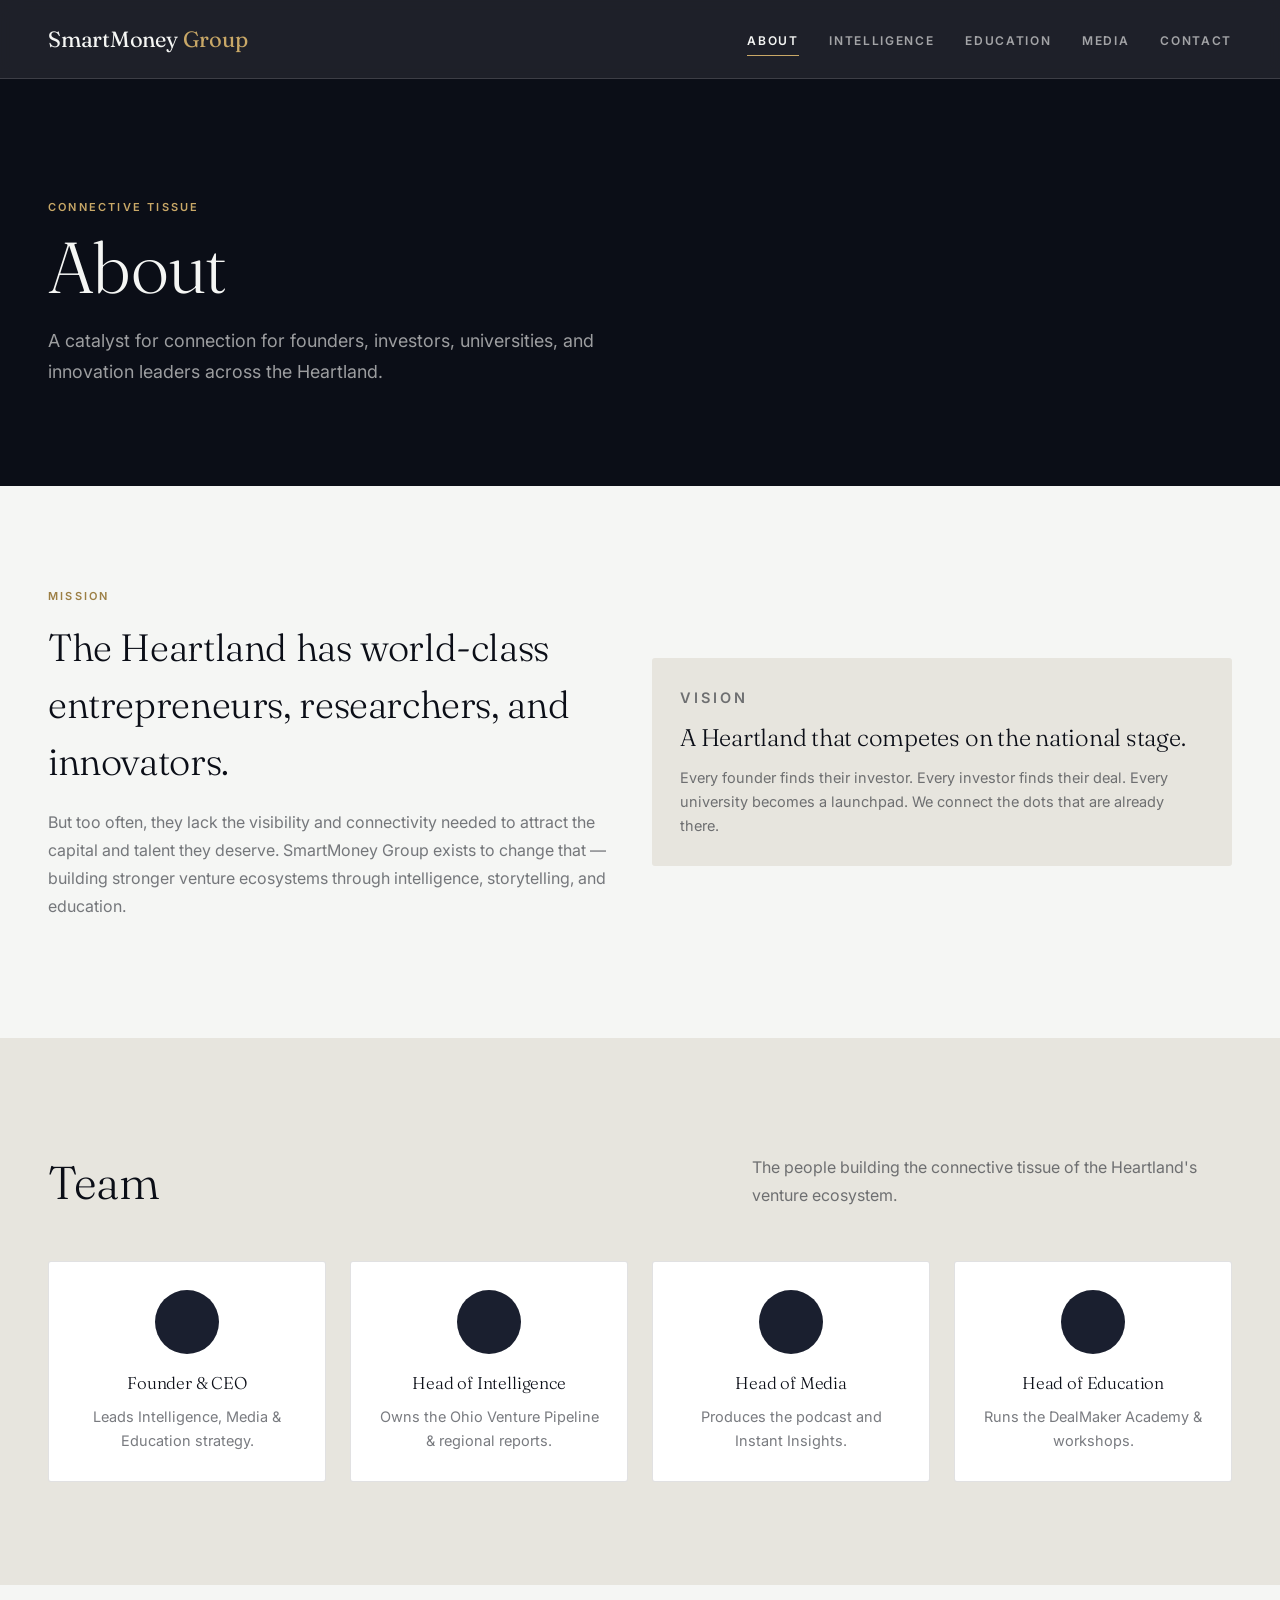
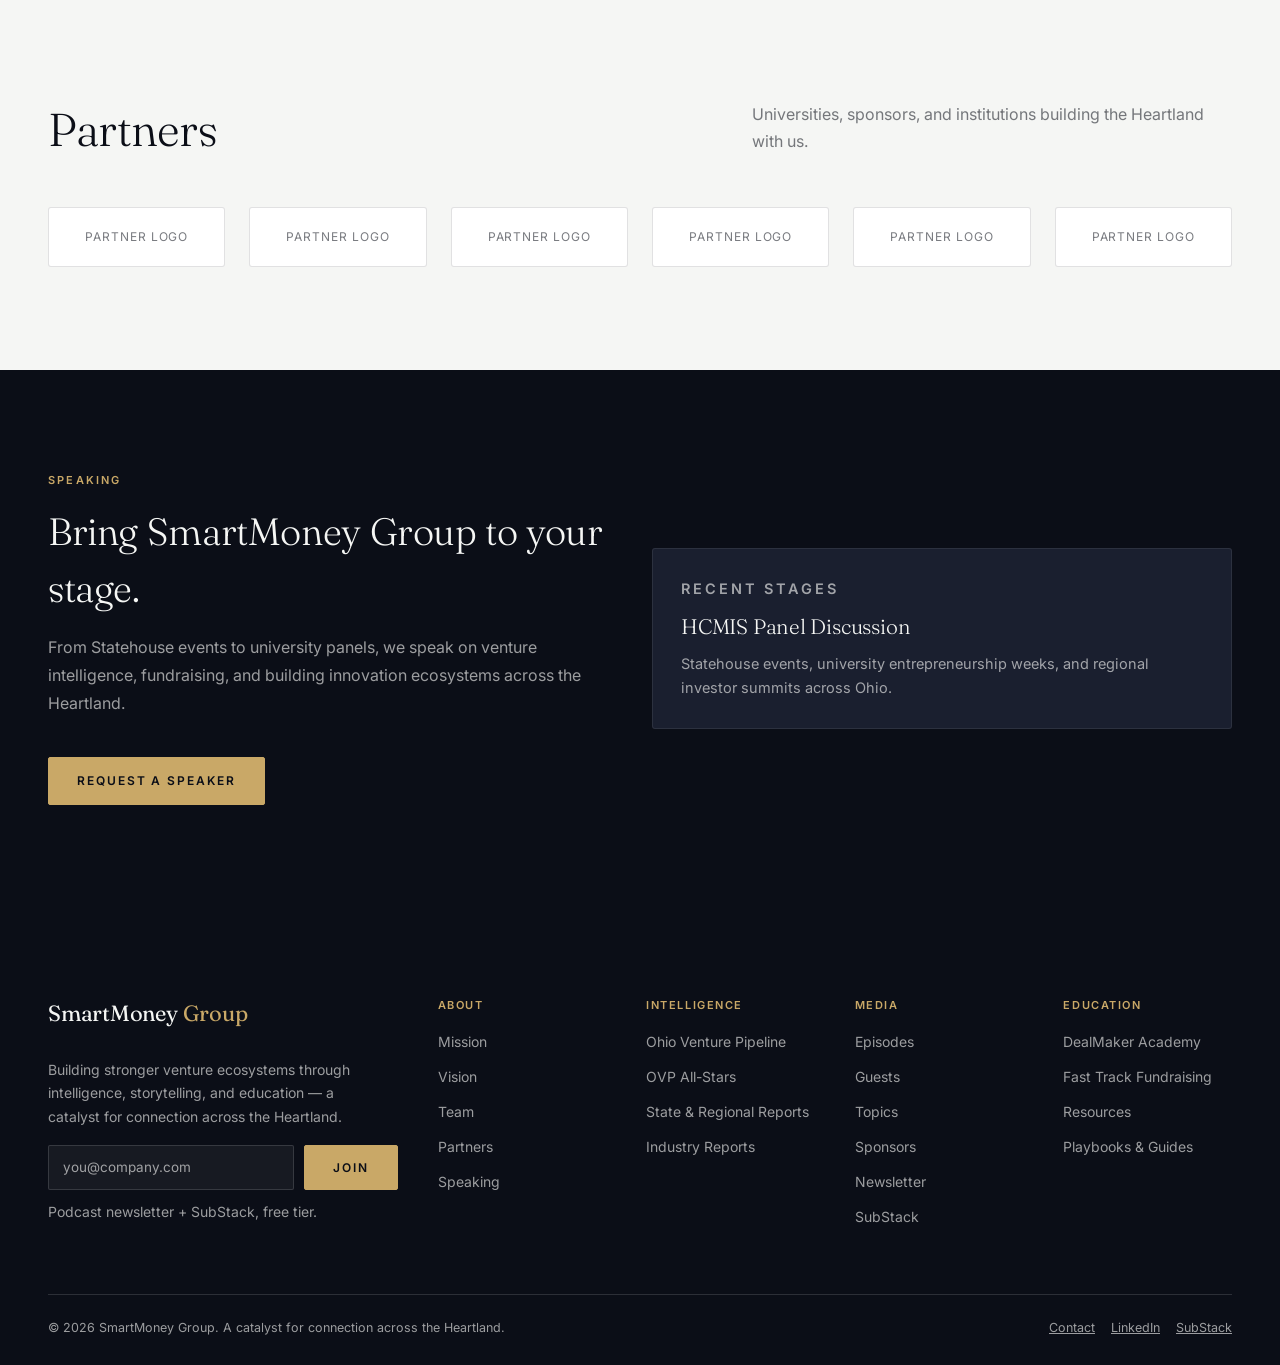
<file: about.html>
<!DOCTYPE html>
<html lang="en">
<head>
<meta charset="UTF-8">
<meta name="viewport" content="width=device-width, initial-scale=1.0">
<title>About — SmartMoney Group</title>
<meta name="description" content="SmartMoney Group is a catalyst for connection for founders, investors, universities, and innovation leaders across the Heartland.">
<link href="https://fonts.googleapis.com/css2?family=Fraunces:opsz,wght@9..144,300;9..144,400;9..144,500&family=Inter:wght@400;500;600;700&display=swap" rel="stylesheet">
<link rel="stylesheet" href="css/style.css">
</head>
<body>

<header id="site-header"></header>

<section class="page-hero">
  <div class="container">
    <p class="eyebrow on-dark">Connective Tissue</p>
    <h1>About</h1>
    <p class="lede">A catalyst for connection for founders, investors, universities, and innovation leaders across the Heartland.</p>
  </div>
</section>

<section class="section section-porcelain" id="mission" data-reveal>
  <div class="container grid grid-2" style="align-items:center;">
    <div>
      <p class="eyebrow">Mission</p>
      <h2 style="font-size:clamp(26px,3.2vw,38px);">The Heartland has world-class entrepreneurs, researchers, and innovators.</h2>
      <p style="color:var(--dim);line-height:1.75;margin-top:18px;">But too often, they lack the visibility and connectivity needed to attract the capital and talent they deserve. SmartMoney Group exists to change that — building stronger venture ecosystems through intelligence, storytelling, and education.</p>
    </div>
    <div class="card" style="background:var(--warm-gray);border:none;">
      <p class="eyebrow">Vision</p>
      <h3 id="vision" style="font-size:24px;">A Heartland that competes on the national stage.</h3>
      <p>Every founder finds their investor. Every investor finds their deal. Every university becomes a launchpad. We connect the dots that are already there.</p>
    </div>
  </div>
</section>

<section class="section section-warm" id="team" data-reveal>
  <div class="container">
    <div class="section-head">
      <h2>Team</h2>
      <p>The people building the connective tissue of the Heartland's venture ecosystem.</p>
    </div>
    <div class="grid grid-4">
      <div class="card center">
        <div style="width:64px;height:64px;border-radius:50%;background:var(--slate);margin:0 auto 16px;"></div>
        <h3 style="font-size:17px;">Founder &amp; CEO</h3>
        <p>Leads Intelligence, Media &amp; Education strategy.</p>
      </div>
      <div class="card center">
        <div style="width:64px;height:64px;border-radius:50%;background:var(--slate);margin:0 auto 16px;"></div>
        <h3 style="font-size:17px;">Head of Intelligence</h3>
        <p>Owns the Ohio Venture Pipeline &amp; regional reports.</p>
      </div>
      <div class="card center">
        <div style="width:64px;height:64px;border-radius:50%;background:var(--slate);margin:0 auto 16px;"></div>
        <h3 style="font-size:17px;">Head of Media</h3>
        <p>Produces the podcast and Instant Insights.</p>
      </div>
      <div class="card center">
        <div style="width:64px;height:64px;border-radius:50%;background:var(--slate);margin:0 auto 16px;"></div>
        <h3 style="font-size:17px;">Head of Education</h3>
        <p>Runs the DealMaker Academy &amp; workshops.</p>
      </div>
    </div>
  </div>
</section>

<section class="section section-porcelain" id="partners" data-reveal>
  <div class="container">
    <div class="section-head">
      <h2>Partners</h2>
      <p>Universities, sponsors, and institutions building the Heartland with us.</p>
    </div>
    <div class="grid grid-6" style="align-items:center;">
      <div class="card center" style="padding:20px;color:var(--dim);font-size:12px;letter-spacing:.08em;text-transform:uppercase;">Partner Logo</div>
      <div class="card center" style="padding:20px;color:var(--dim);font-size:12px;letter-spacing:.08em;text-transform:uppercase;">Partner Logo</div>
      <div class="card center" style="padding:20px;color:var(--dim);font-size:12px;letter-spacing:.08em;text-transform:uppercase;">Partner Logo</div>
      <div class="card center" style="padding:20px;color:var(--dim);font-size:12px;letter-spacing:.08em;text-transform:uppercase;">Partner Logo</div>
      <div class="card center" style="padding:20px;color:var(--dim);font-size:12px;letter-spacing:.08em;text-transform:uppercase;">Partner Logo</div>
      <div class="card center" style="padding:20px;color:var(--dim);font-size:12px;letter-spacing:.08em;text-transform:uppercase;">Partner Logo</div>
    </div>
  </div>
</section>

<section class="section section-dark" id="speaking" data-reveal>
  <div class="container grid grid-2" style="align-items:center;">
    <div>
      <p class="eyebrow on-dark">Speaking</p>
      <h2 style="color:var(--porcelain);font-size:clamp(26px,3.2vw,38px);">Bring SmartMoney Group to your stage.</h2>
      <p style="color:var(--dim-on-dark);line-height:1.75;margin-top:16px;">From Statehouse events to university panels, we speak on venture intelligence, fundraising, and building innovation ecosystems across the Heartland.</p>
      <a href="contact.html" class="btn btn-gold mt-24">Request a Speaker</a>
    </div>
    <div class="card">
      <p class="eyebrow">Recent Stages</p>
      <h3>HCMIS Panel Discussion</h3>
      <p>Statehouse events, university entrepreneurship weeks, and regional investor summits across Ohio.</p>
    </div>
  </div>
</section>

<footer id="site-footer"></footer>

<script>window.SMG_PAGE = 'about.html';</script>
<script src="js/chrome.js"></script>
</body>
</html>
</file>
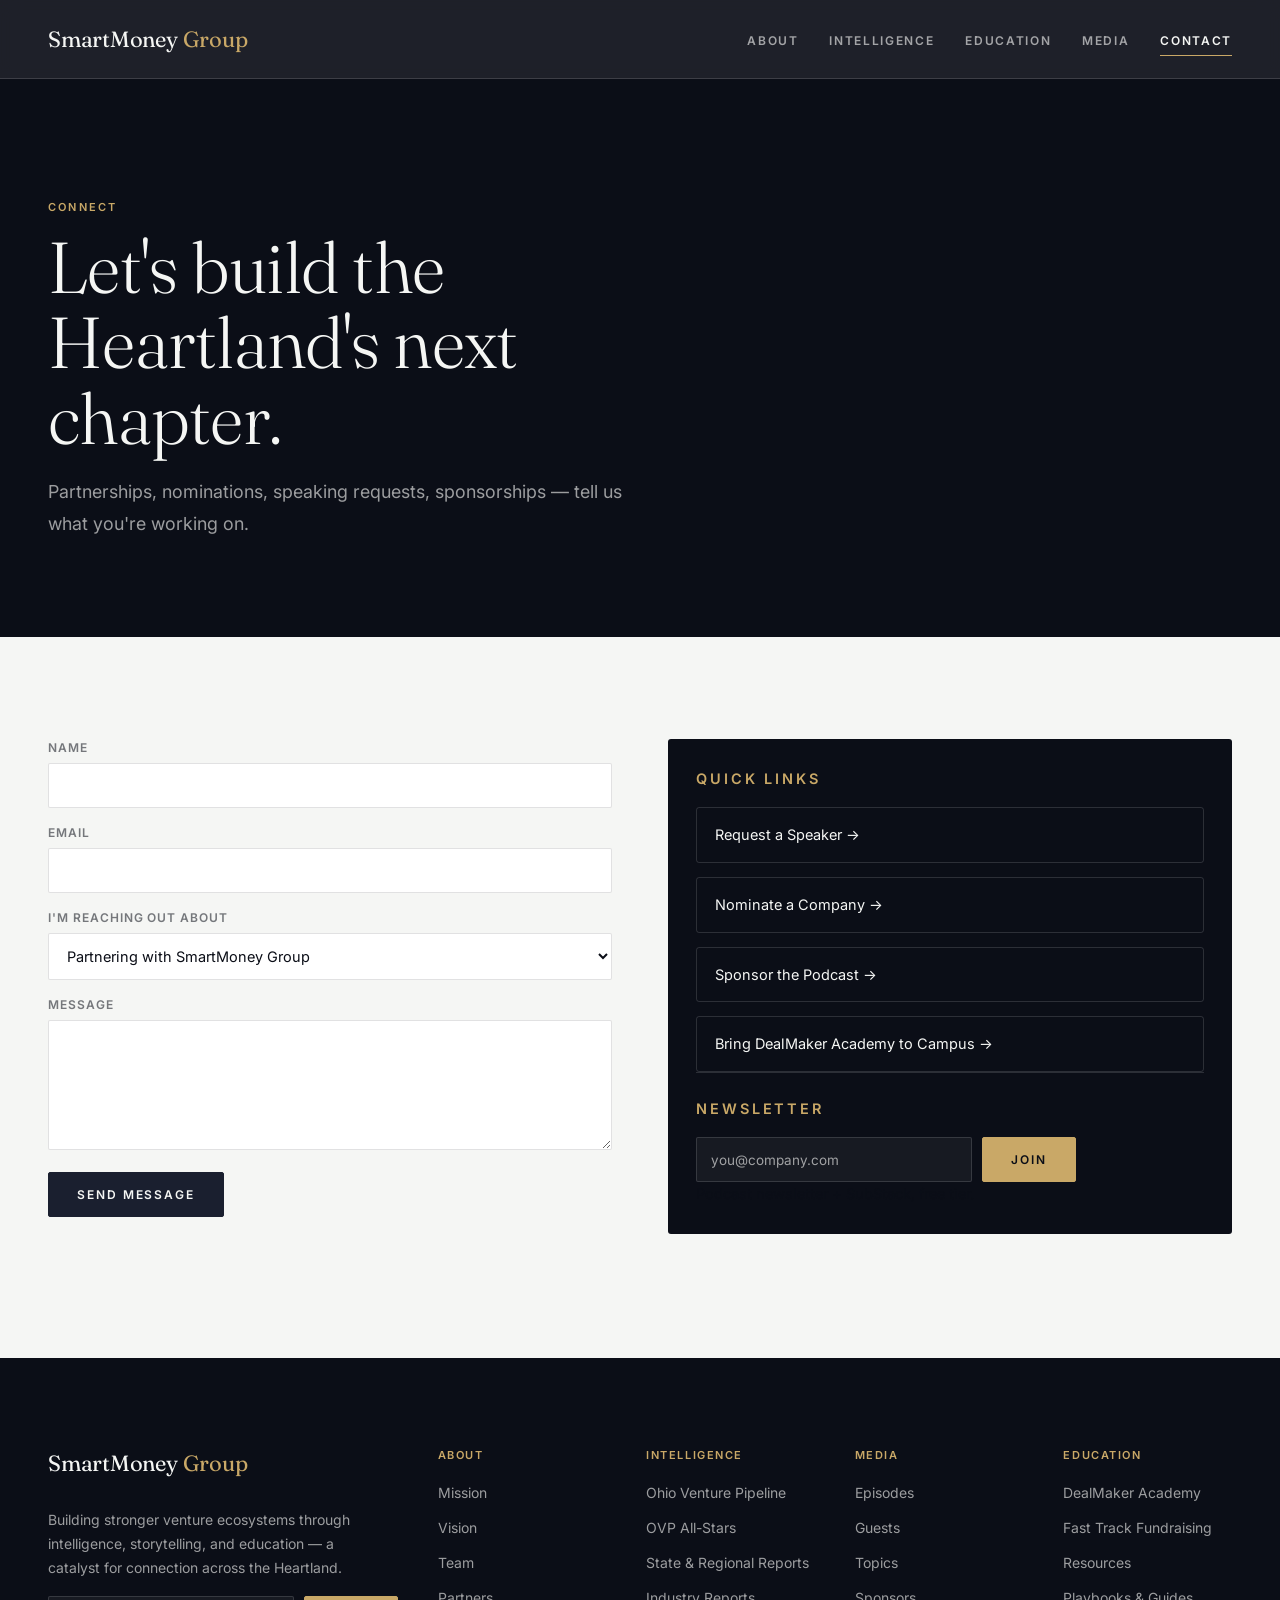
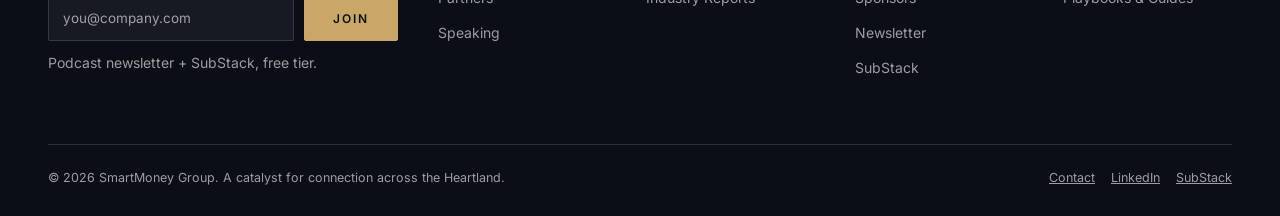
<file: contact.html>
<!DOCTYPE html>
<html lang="en">
<head>
<meta charset="UTF-8">
<meta name="viewport" content="width=device-width, initial-scale=1.0">
<title>Contact — SmartMoney Group</title>
<meta name="description" content="Get in touch with SmartMoney Group — partnerships, nominations, speaking, and sponsorships.">
<link href="https://fonts.googleapis.com/css2?family=Fraunces:opsz,wght@9..144,300;9..144,400;9..144,500&family=Inter:wght@400;500;600;700&display=swap" rel="stylesheet">
<link rel="stylesheet" href="css/style.css">
<style>
  .contact-form{ display:flex; flex-direction:column; gap:16px; }
  .contact-form label{ font-size:12px; font-weight:600; letter-spacing:.08em; text-transform:uppercase; color:var(--dim); margin-bottom:6px; display:block; }
  .contact-form input, .contact-form select, .contact-form textarea{
    width:100%; padding:13px 14px; border-radius:2px; border:1px solid var(--line); background:#fff;
    font-family:'Inter',sans-serif; font-size:14.5px; color:var(--ink);
  }
  .contact-form textarea{ min-height:130px; resize:vertical; }
  .contact-form input:focus, .contact-form select:focus, .contact-form textarea:focus{ outline:2px solid var(--gold-deep); outline-offset:1px; }
  .quick-links{ display:flex; flex-direction:column; gap:14px; }
  .quick-links a{ display:flex; align-items:center; justify-content:space-between; padding:16px 18px; border:1px solid var(--line-on-dark); border-radius:3px; text-decoration:none; color:var(--porcelain); font-size:14.5px; transition:border-color .3s var(--ease), background .3s var(--ease); }
  .quick-links a:hover{ border-color:var(--gold); background:rgba(245,246,244,.04); }
</style>
</head>
<body>

<header id="site-header"></header>

<section class="page-hero">
  <div class="container">
    <p class="eyebrow on-dark">Connect</p>
    <h1>Let's build the Heartland's next chapter.</h1>
    <p class="lede">Partnerships, nominations, speaking requests, sponsorships — tell us what you're working on.</p>
  </div>
</section>

<section class="section section-porcelain" data-reveal>
  <div class="container grid grid-2" style="gap:56px;align-items:start;">
    <form class="contact-form" id="contactForm">
      <div>
        <label for="cName">Name</label>
        <input type="text" id="cName" required>
      </div>
      <div>
        <label for="cEmail">Email</label>
        <input type="email" id="cEmail" required>
      </div>
      <div>
        <label for="cReason">I'm reaching out about</label>
        <select id="cReason">
          <option>Partnering with SmartMoney Group</option>
          <option>Nominating a company for OVP All-Stars</option>
          <option>Speaking at an event</option>
          <option>Sponsoring the podcast or a report</option>
          <option>Something else</option>
        </select>
      </div>
      <div>
        <label for="cMsg">Message</label>
        <textarea id="cMsg" required></textarea>
      </div>
      <button class="btn btn-solid" type="submit" style="align-self:flex-start;">Send Message</button>
      <p class="form-note" id="contactNote" style="color:var(--dim);"></p>
    </form>

    <div class="card" style="background:var(--ink);border:none;">
      <p class="eyebrow on-dark">Quick Links</p>
      <div class="quick-links mt-16">
        <a href="about.html#speaking">Request a Speaker &rarr;</a>
        <a href="intelligence.html">Nominate a Company &rarr;</a>
        <a href="media.html#sponsors">Sponsor the Podcast &rarr;</a>
        <a href="education.html#programs">Bring DealMaker Academy to Campus &rarr;</a>
      </div>
      <hr class="divider on-dark mt-24" style="margin-bottom:24px;">
      <p class="eyebrow on-dark">Newsletter</p>
      <form class="newsletter-form" id="contactNewsletter">
        <label class="visually-hidden" for="cnEmail">Email</label>
        <input type="email" id="cnEmail" placeholder="you@company.com" required>
        <button class="btn btn-gold" type="submit">Join</button>
      </form>
      <p class="form-note" id="cnNote">Podcast newsletter + SubStack, free tier.</p>
    </div>
  </div>
</section>

<footer id="site-footer"></footer>

<script>window.SMG_PAGE = 'contact.html';</script>
<script src="js/chrome.js"></script>
<script>
  var cf = document.getElementById('contactForm');
  if(cf){
    cf.addEventListener('submit', function(e){
      e.preventDefault();
      document.getElementById('contactNote').textContent = "Thanks — we'll be in touch shortly.";
      cf.reset();
    });
  }
  var cn = document.getElementById('contactNewsletter');
  if(cn){
    cn.addEventListener('submit', function(e){
      e.preventDefault();
      document.getElementById('cnNote').textContent = "You're in — check your inbox to confirm.";
      cn.reset();
    });
  }
</script>
</body>
</html>
</file>
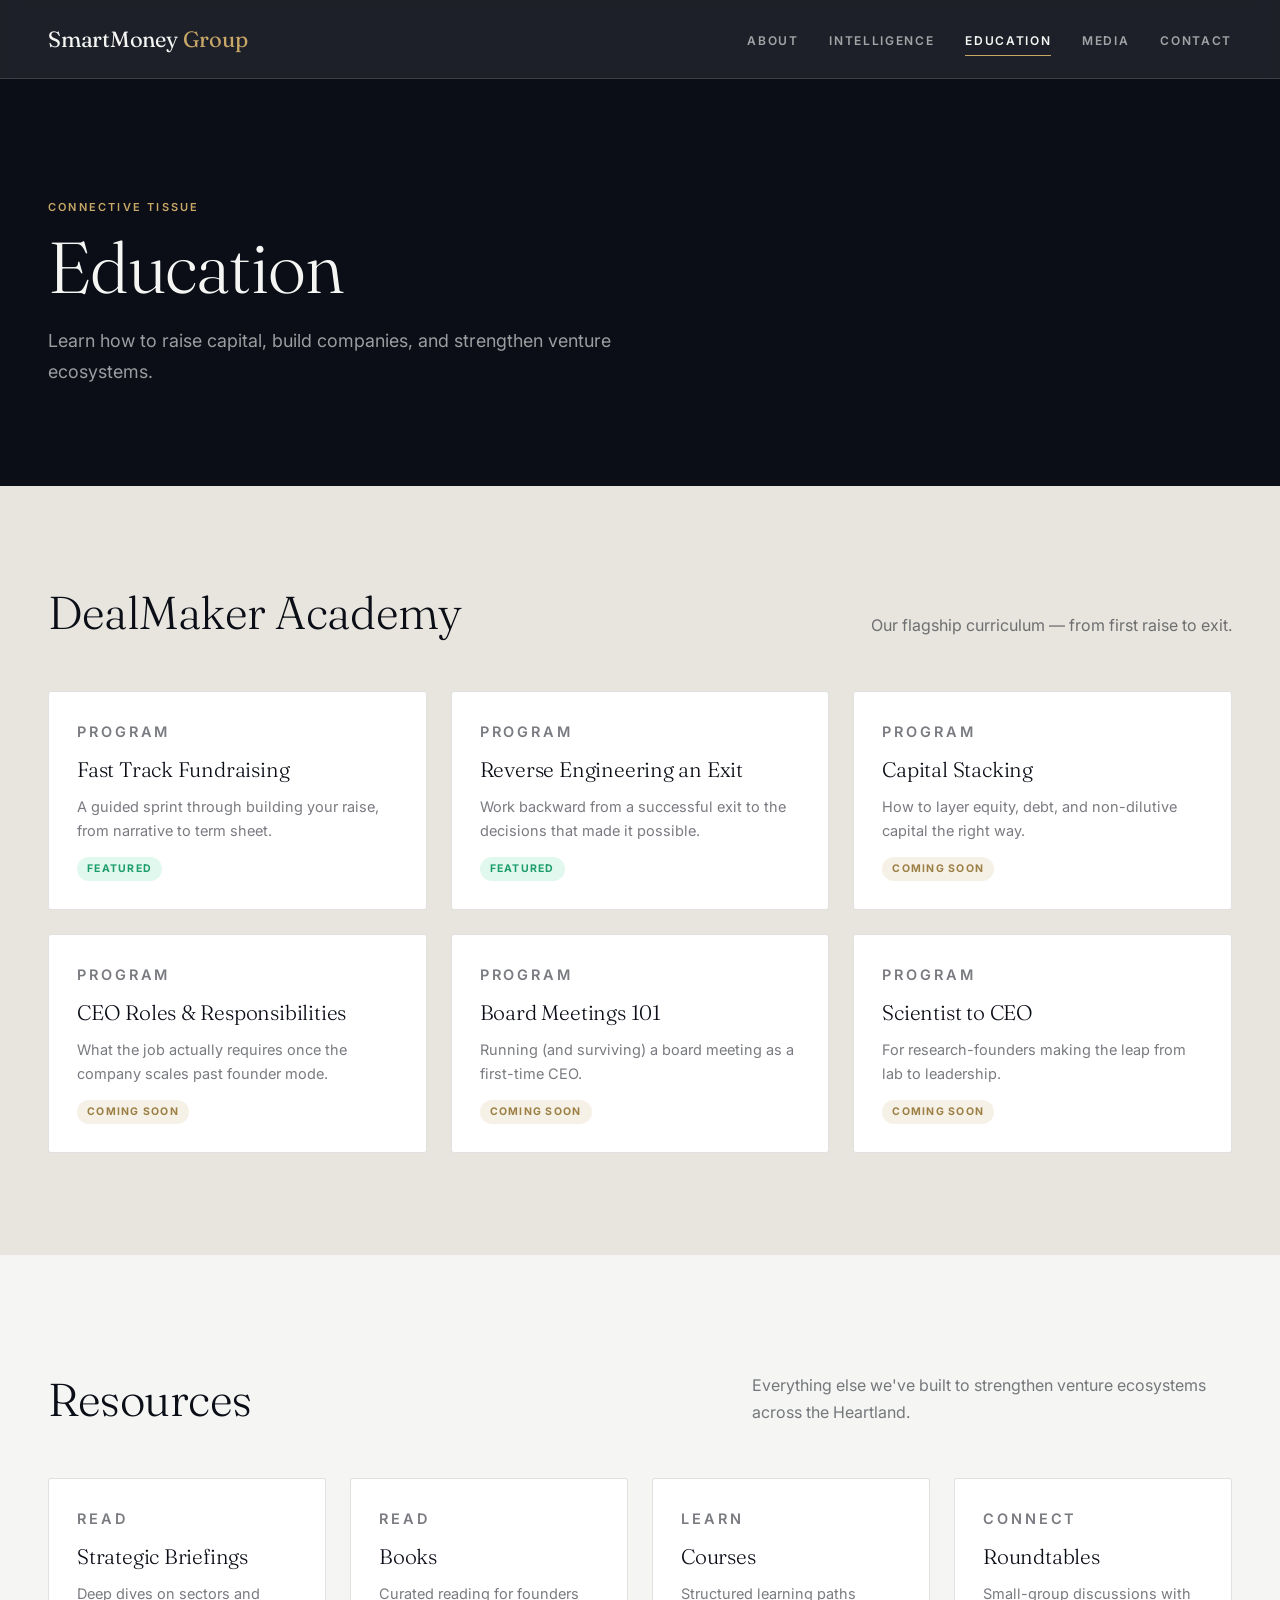
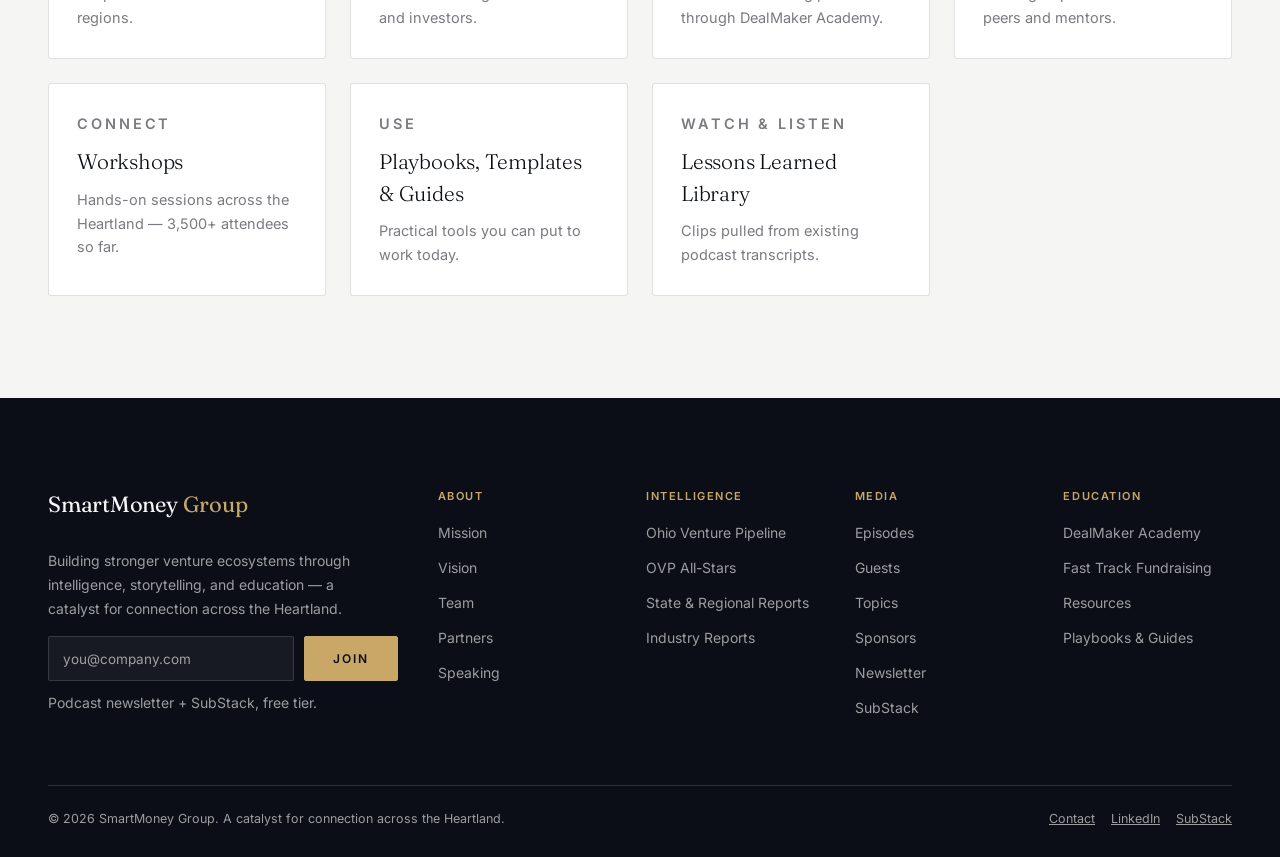
<file: education.html>
<!DOCTYPE html>
<html lang="en">
<head>
<meta charset="UTF-8">
<meta name="viewport" content="width=device-width, initial-scale=1.0">
<title>Education — SmartMoney Group</title>
<meta name="description" content="Learn how to raise capital, build companies, and strengthen venture ecosystems.">
<link href="https://fonts.googleapis.com/css2?family=Fraunces:opsz,wght@9..144,300;9..144,400;9..144,500&family=Inter:wght@400;500;600;700&display=swap" rel="stylesheet">
<link rel="stylesheet" href="css/style.css">
</head>
<body>

<header id="site-header"></header>

<section class="page-hero">
  <div class="container">
    <p class="eyebrow on-dark">Connective Tissue</p>
    <h1>Education</h1>
    <p class="lede">Learn how to raise capital, build companies, and strengthen venture ecosystems.</p>
  </div>
</section>

<section class="section section-warm" id="programs" data-reveal>
  <div class="container">
    <div class="section-head">
      <h2>DealMaker Academy</h2>
      <p>Our flagship curriculum — from first raise to exit.</p>
    </div>
    <div class="grid grid-3">
      <div class="card">
        <p class="eyebrow">Program</p>
        <h3>Fast Track Fundraising</h3>
        <p>A guided sprint through building your raise, from narrative to term sheet.</p>
        <span class="tag tag-live">Featured</span>
      </div>
      <div class="card">
        <p class="eyebrow">Program</p>
        <h3>Reverse Engineering an Exit</h3>
        <p>Work backward from a successful exit to the decisions that made it possible.</p>
        <span class="tag tag-live">Featured</span>
      </div>
      <div class="card">
        <p class="eyebrow">Program</p>
        <h3>Capital Stacking</h3>
        <p>How to layer equity, debt, and non-dilutive capital the right way.</p>
        <span class="tag tag-soon">Coming soon</span>
      </div>
      <div class="card">
        <p class="eyebrow">Program</p>
        <h3>CEO Roles &amp; Responsibilities</h3>
        <p>What the job actually requires once the company scales past founder mode.</p>
        <span class="tag tag-soon">Coming soon</span>
      </div>
      <div class="card">
        <p class="eyebrow">Program</p>
        <h3>Board Meetings 101</h3>
        <p>Running (and surviving) a board meeting as a first-time CEO.</p>
        <span class="tag tag-soon">Coming soon</span>
      </div>
      <div class="card">
        <p class="eyebrow">Program</p>
        <h3>Scientist to CEO</h3>
        <p>For research-founders making the leap from lab to leadership.</p>
        <span class="tag tag-soon">Coming soon</span>
      </div>
    </div>
  </div>
</section>

<section class="section section-porcelain" id="resources" data-reveal="stagger">
  <div class="container">
    <div class="section-head">
      <h2>Resources</h2>
      <p>Everything else we've built to strengthen venture ecosystems across the Heartland.</p>
    </div>
    <div class="grid grid-4">
      <div class="card"><p class="eyebrow">Read</p><h3>Strategic Briefings</h3><p>Deep dives on sectors and regions.</p></div>
      <div class="card"><p class="eyebrow">Read</p><h3>Books</h3><p>Curated reading for founders and investors.</p></div>
      <div class="card"><p class="eyebrow">Learn</p><h3>Courses</h3><p>Structured learning paths through DealMaker Academy.</p></div>
      <div class="card"><p class="eyebrow">Connect</p><h3>Roundtables</h3><p>Small-group discussions with peers and mentors.</p></div>
      <div class="card"><p class="eyebrow">Connect</p><h3>Workshops</h3><p>Hands-on sessions across the Heartland — 3,500+ attendees so far.</p></div>
      <div class="card"><p class="eyebrow">Use</p><h3>Playbooks, Templates &amp; Guides</h3><p>Practical tools you can put to work today.</p></div>
      <div class="card"><p class="eyebrow">Watch &amp; Listen</p><h3>Lessons Learned Library</h3><p>Clips pulled from existing podcast transcripts.</p></div>
    </div>
  </div>
</section>

<footer id="site-footer"></footer>

<script>window.SMG_PAGE = 'education.html';</script>
<script src="js/chrome.js"></script>
</body>
</html>
</file>
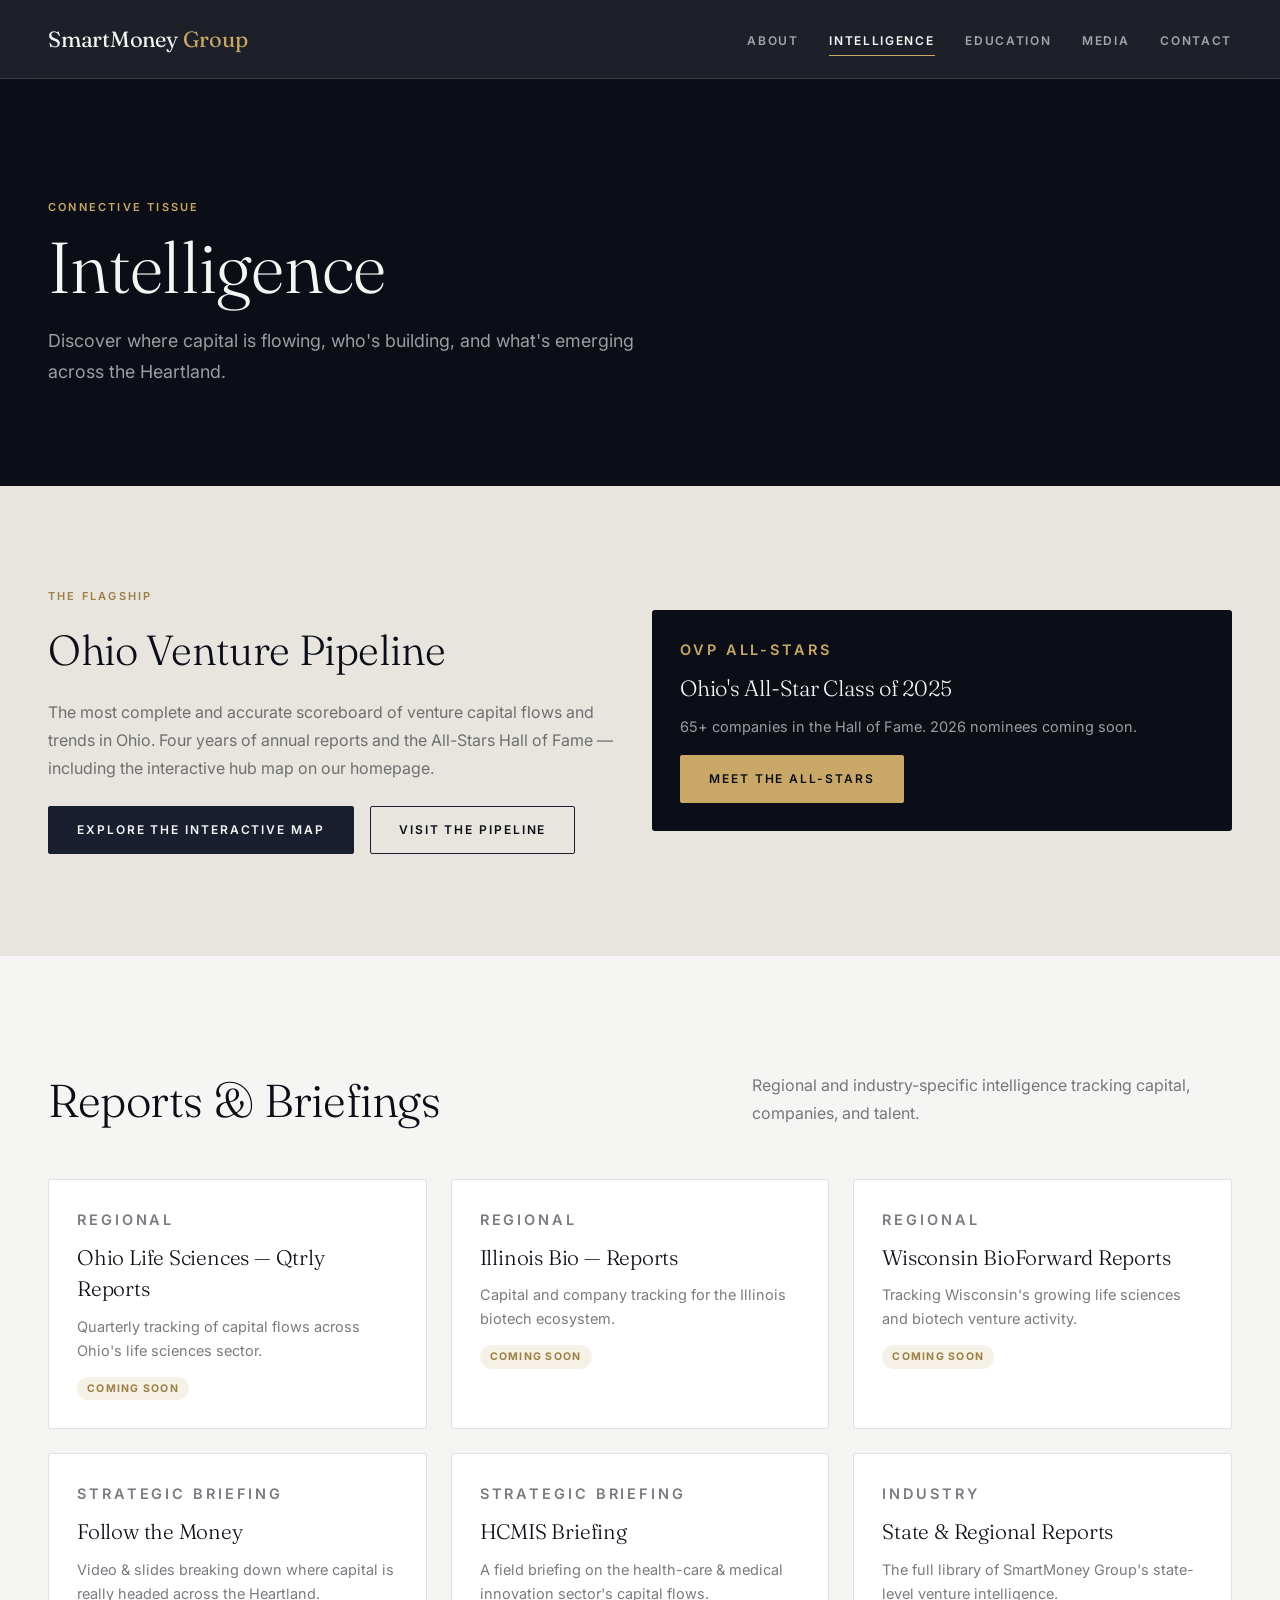
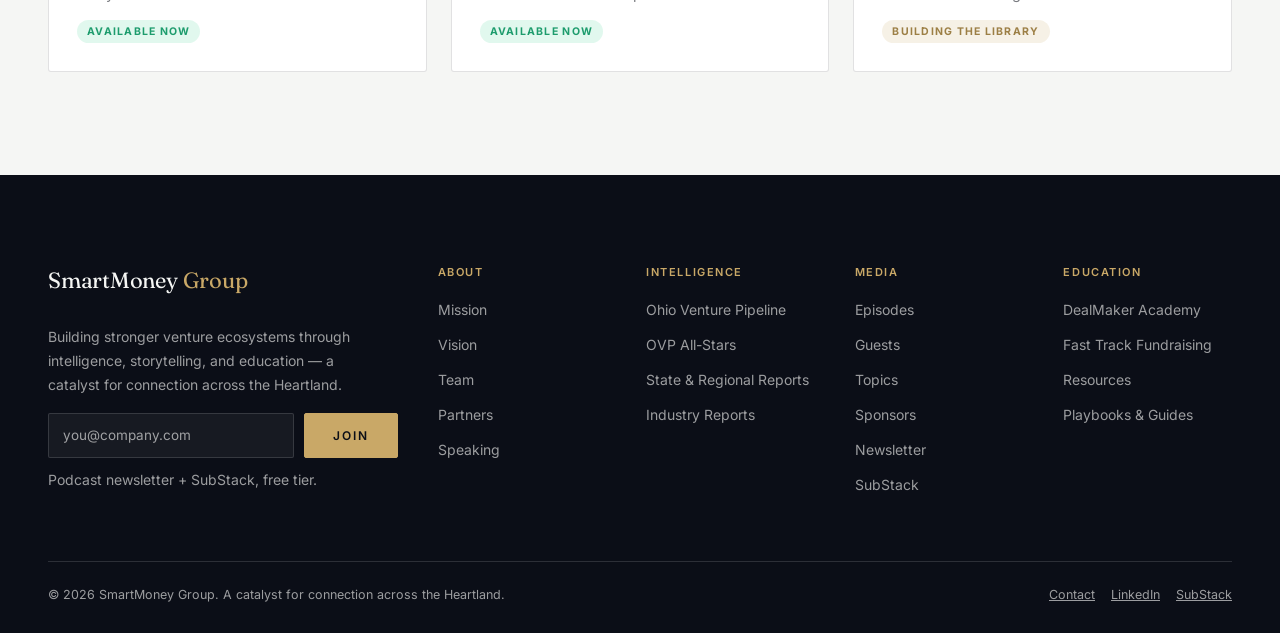
<file: intelligence.html>
<!DOCTYPE html>
<html lang="en">
<head>
<meta charset="UTF-8">
<meta name="viewport" content="width=device-width, initial-scale=1.0">
<title>Intelligence — SmartMoney Group</title>
<meta name="description" content="Discover where capital is flowing, who's building, and what's emerging across the Heartland.">
<link href="https://fonts.googleapis.com/css2?family=Fraunces:opsz,wght@9..144,300;9..144,400;9..144,500&family=Inter:wght@400;500;600;700&display=swap" rel="stylesheet">
<link rel="stylesheet" href="css/style.css">
</head>
<body>

<header id="site-header"></header>

<section class="page-hero">
  <div class="container">
    <p class="eyebrow on-dark">Connective Tissue</p>
    <h1>Intelligence</h1>
    <p class="lede">Discover where capital is flowing, who's building, and what's emerging across the Heartland.</p>
  </div>
</section>

<section class="section section-warm" data-reveal>
  <div class="container grid grid-2" style="align-items:center;">
    <div>
      <p class="eyebrow">The Flagship</p>
      <h2 style="font-size:clamp(28px,3.4vw,42px);">Ohio Venture Pipeline</h2>
      <p style="color:var(--dim);line-height:1.75;margin-top:16px;">The most complete and accurate scoreboard of venture capital flows and trends in Ohio. Four years of annual reports and the All-Stars Hall of Fame — including the interactive hub map on our homepage.</p>
      <div class="hero-ctas mt-24">
        <a href="index.html#ovp-map" class="btn btn-solid">Explore the Interactive Map</a>
        <a href="https://www.ohioventurepipeline.com" target="_blank" rel="noopener" class="btn btn-ghost">Visit the Pipeline</a>
      </div>
    </div>
    <div class="card" style="background:var(--ink);border:none;">
      <p class="eyebrow on-dark">OVP All-Stars</p>
      <h3 style="color:var(--porcelain);font-size:22px;">Ohio's All-Star Class of 2025</h3>
      <p style="color:var(--dim-on-dark);">65+ companies in the Hall of Fame. 2026 nominees coming soon.</p>
      <a href="https://www.ohioventurepipeline.com/all-stars" target="_blank" rel="noopener" class="btn btn-gold mt-16">Meet the All-Stars</a>
    </div>
  </div>
</section>

<section class="section section-porcelain" id="reports" data-reveal="stagger">
  <div class="container">
    <div class="section-head">
      <h2>Reports &amp; Briefings</h2>
      <p>Regional and industry-specific intelligence tracking capital, companies, and talent.</p>
    </div>
    <div class="grid grid-3">
      <div class="card">
        <p class="eyebrow">Regional</p>
        <h3>Ohio Life Sciences — Qtrly Reports</h3>
        <p>Quarterly tracking of capital flows across Ohio's life sciences sector.</p>
        <span class="tag tag-soon">Coming soon</span>
      </div>
      <div class="card">
        <p class="eyebrow">Regional</p>
        <h3>Illinois Bio — Reports</h3>
        <p>Capital and company tracking for the Illinois biotech ecosystem.</p>
        <span class="tag tag-soon">Coming soon</span>
      </div>
      <div class="card">
        <p class="eyebrow">Regional</p>
        <h3>Wisconsin BioForward Reports</h3>
        <p>Tracking Wisconsin's growing life sciences and biotech venture activity.</p>
        <span class="tag tag-soon">Coming soon</span>
      </div>
      <div class="card">
        <p class="eyebrow">Strategic Briefing</p>
        <h3>Follow the Money</h3>
        <p>Video &amp; slides breaking down where capital is really headed across the Heartland.</p>
        <span class="tag tag-live">Available now</span>
      </div>
      <div class="card">
        <p class="eyebrow">Strategic Briefing</p>
        <h3>HCMIS Briefing</h3>
        <p>A field briefing on the health-care &amp; medical innovation sector's capital flows.</p>
        <span class="tag tag-live">Available now</span>
      </div>
      <div class="card">
        <p class="eyebrow">Industry</p>
        <h3>State &amp; Regional Reports</h3>
        <p>The full library of SmartMoney Group's state-level venture intelligence.</p>
        <span class="tag tag-soon">Building the library</span>
      </div>
    </div>
  </div>
</section>

<footer id="site-footer"></footer>

<script>window.SMG_PAGE = 'intelligence.html';</script>
<script src="js/chrome.js"></script>
</body>
</html>
</file>
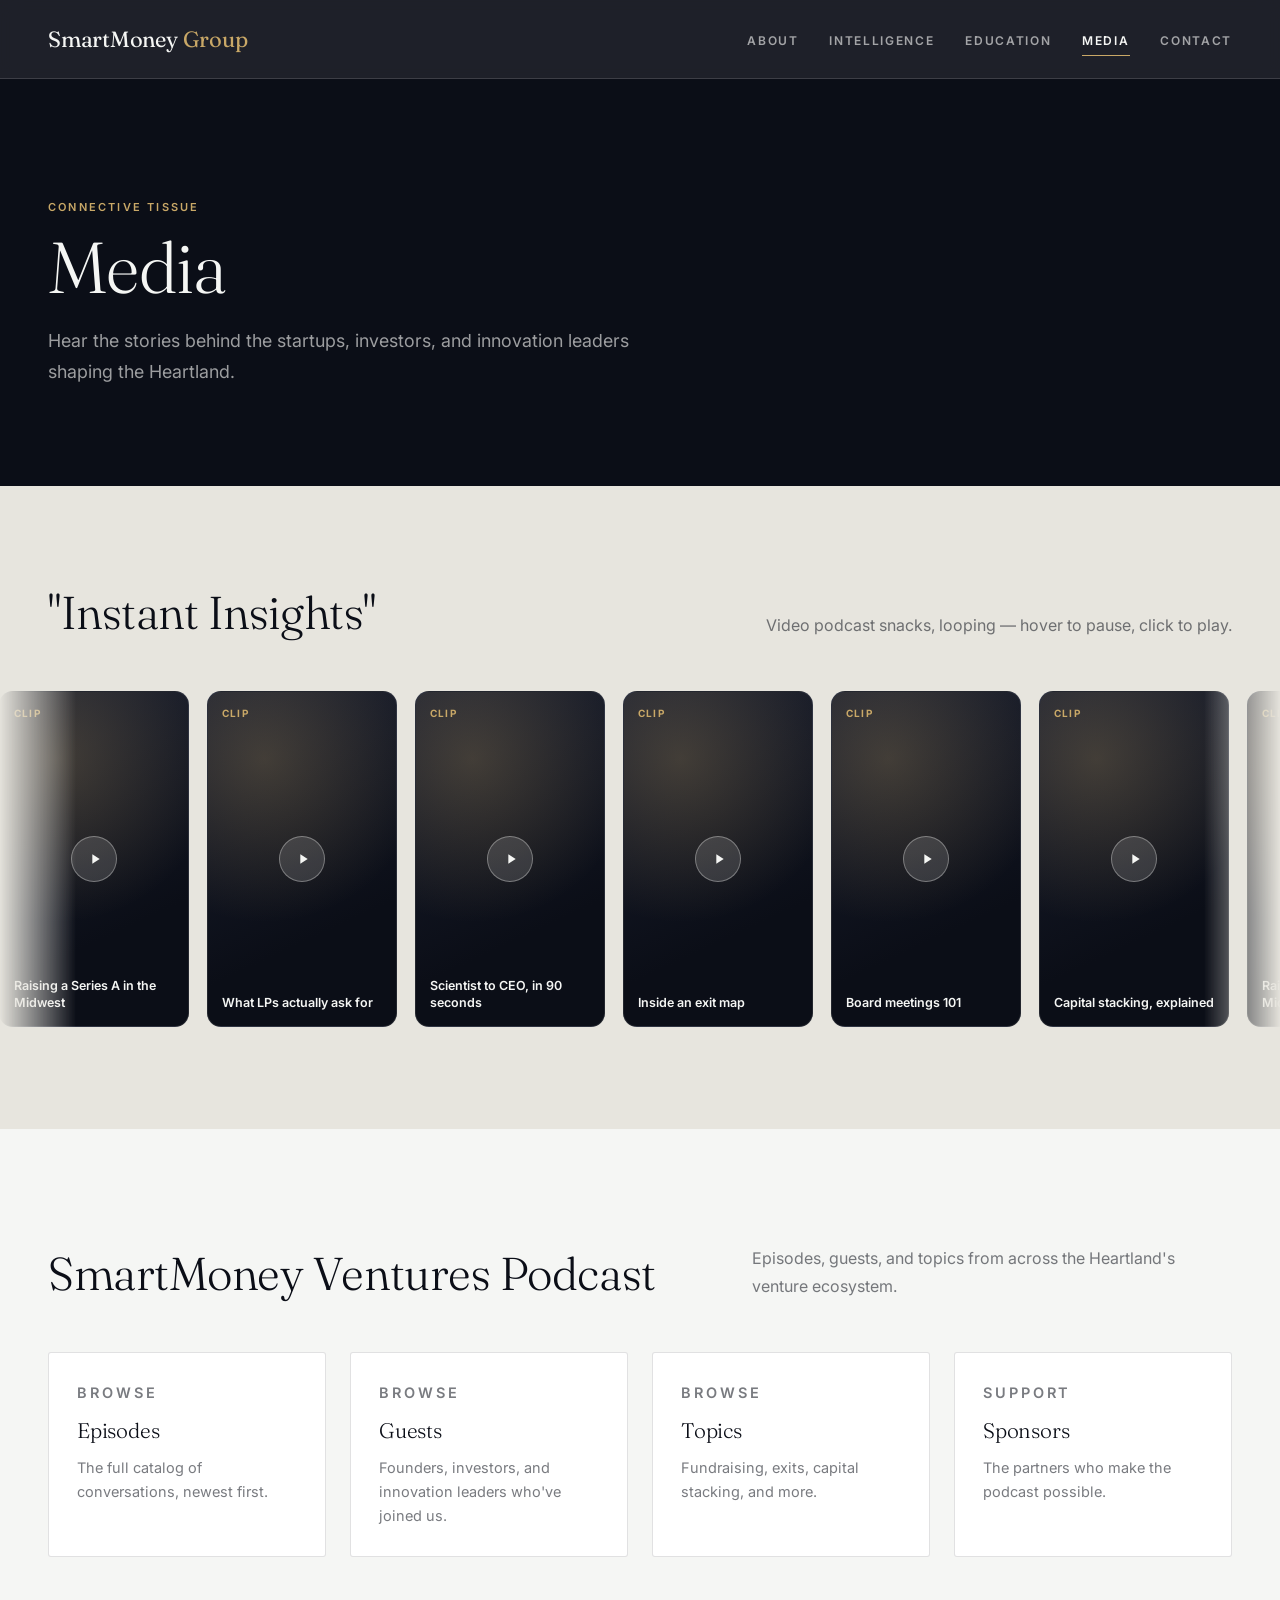
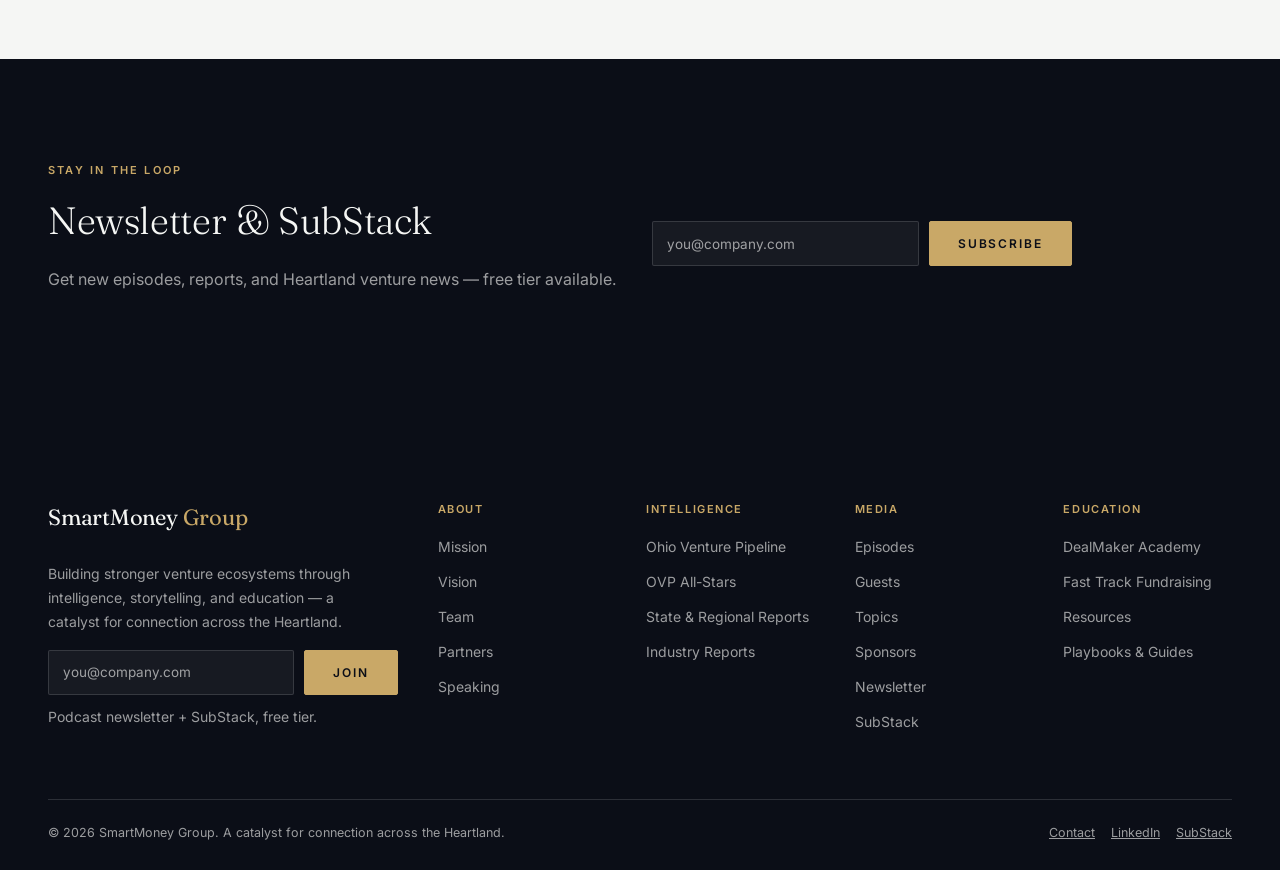
<file: media.html>
<!DOCTYPE html>
<html lang="en">
<head>
<meta charset="UTF-8">
<meta name="viewport" content="width=device-width, initial-scale=1.0">
<title>Media — SmartMoney Group</title>
<meta name="description" content="Hear the stories behind the startups, investors, and innovation leaders shaping the Heartland.">
<link href="https://fonts.googleapis.com/css2?family=Fraunces:opsz,wght@9..144,300;9..144,400;9..144,500&family=Inter:wght@400;500;600;700&display=swap" rel="stylesheet">
<link rel="stylesheet" href="css/style.css">
</head>
<body>

<header id="site-header"></header>

<section class="page-hero">
  <div class="container">
    <p class="eyebrow on-dark">Connective Tissue</p>
    <h1>Media</h1>
    <p class="lede">Hear the stories behind the startups, investors, and innovation leaders shaping the Heartland.</p>
  </div>
</section>

<section class="section section-warm" data-reveal>
  <div class="container">
    <div class="section-head">
      <h2>"Instant Insights"</h2>
      <p>Video podcast snacks, looping — hover to pause, click to play.</p>
    </div>
  </div>
  <div class="insights-viewport">
    <div class="insights-track" id="insightsTrack">
      <div class="snack"><span class="snack-tag">Clip</span><span class="snack-play"><svg viewBox="0 0 24 24"><path d="M8 5v14l11-7z"/></svg></span><span class="snack-label">Raising a Series A in the Midwest</span></div>
      <div class="snack"><span class="snack-tag">Clip</span><span class="snack-play"><svg viewBox="0 0 24 24"><path d="M8 5v14l11-7z"/></svg></span><span class="snack-label">What LPs actually ask for</span></div>
      <div class="snack"><span class="snack-tag">Clip</span><span class="snack-play"><svg viewBox="0 0 24 24"><path d="M8 5v14l11-7z"/></svg></span><span class="snack-label">Scientist to CEO, in 90 seconds</span></div>
      <div class="snack"><span class="snack-tag">Clip</span><span class="snack-play"><svg viewBox="0 0 24 24"><path d="M8 5v14l11-7z"/></svg></span><span class="snack-label">Inside an exit map</span></div>
      <div class="snack"><span class="snack-tag">Clip</span><span class="snack-play"><svg viewBox="0 0 24 24"><path d="M8 5v14l11-7z"/></svg></span><span class="snack-label">Board meetings 101</span></div>
      <div class="snack"><span class="snack-tag">Clip</span><span class="snack-play"><svg viewBox="0 0 24 24"><path d="M8 5v14l11-7z"/></svg></span><span class="snack-label">Capital stacking, explained</span></div>
      <div class="snack" aria-hidden="true"><span class="snack-tag">Clip</span><span class="snack-play"><svg viewBox="0 0 24 24"><path d="M8 5v14l11-7z"/></svg></span><span class="snack-label">Raising a Series A in the Midwest</span></div>
      <div class="snack" aria-hidden="true"><span class="snack-tag">Clip</span><span class="snack-play"><svg viewBox="0 0 24 24"><path d="M8 5v14l11-7z"/></svg></span><span class="snack-label">What LPs actually ask for</span></div>
      <div class="snack" aria-hidden="true"><span class="snack-tag">Clip</span><span class="snack-play"><svg viewBox="0 0 24 24"><path d="M8 5v14l11-7z"/></svg></span><span class="snack-label">Scientist to CEO, in 90 seconds</span></div>
      <div class="snack" aria-hidden="true"><span class="snack-tag">Clip</span><span class="snack-play"><svg viewBox="0 0 24 24"><path d="M8 5v14l11-7z"/></svg></span><span class="snack-label">Inside an exit map</span></div>
      <div class="snack" aria-hidden="true"><span class="snack-tag">Clip</span><span class="snack-play"><svg viewBox="0 0 24 24"><path d="M8 5v14l11-7z"/></svg></span><span class="snack-label">Board meetings 101</span></div>
      <div class="snack" aria-hidden="true"><span class="snack-tag">Clip</span><span class="snack-play"><svg viewBox="0 0 24 24"><path d="M8 5v14l11-7z"/></svg></span><span class="snack-label">Capital stacking, explained</span></div>
    </div>
  </div>
</section>

<section class="section section-porcelain" id="episodes" data-reveal="stagger">
  <div class="container">
    <div class="section-head">
      <h2>SmartMoney Ventures Podcast</h2>
      <p>Episodes, guests, and topics from across the Heartland's venture ecosystem.</p>
    </div>
    <div class="grid grid-4">
      <div class="card"><p class="eyebrow">Browse</p><h3>Episodes</h3><p>The full catalog of conversations, newest first.</p></div>
      <div class="card"><p class="eyebrow">Browse</p><h3>Guests</h3><p>Founders, investors, and innovation leaders who've joined us.</p></div>
      <div class="card"><p class="eyebrow">Browse</p><h3>Topics</h3><p>Fundraising, exits, capital stacking, and more.</p></div>
      <div class="card" id="sponsors"><p class="eyebrow">Support</p><h3>Sponsors</h3><p>The partners who make the podcast possible.</p></div>
    </div>
  </div>
</section>

<section class="section section-dark" id="newsletter" data-reveal>
  <div class="container grid grid-2" style="align-items:center;">
    <div>
      <p class="eyebrow on-dark">Stay in the loop</p>
      <h2 style="color:var(--porcelain);font-size:clamp(26px,3.2vw,38px);">Newsletter &amp; SubStack</h2>
      <p style="color:var(--dim-on-dark);line-height:1.75;margin-top:16px;">Get new episodes, reports, and Heartland venture news — free tier available.</p>
    </div>
    <form class="newsletter-form" style="max-width:420px;" onsubmit="event.preventDefault(); this.querySelector('.form-note-inline') || (this.insertAdjacentHTML('afterend','<p class=\'form-note\'>You&#39;re in — check your inbox to confirm.</p>')); this.reset();">
      <label class="visually-hidden" for="mediaEmail">Email</label>
      <input type="email" id="mediaEmail" placeholder="you@company.com" required>
      <button class="btn btn-gold" type="submit">Subscribe</button>
    </form>
  </div>
</section>

<footer id="site-footer"></footer>

<script>window.SMG_PAGE = 'media.html';</script>
<script src="js/chrome.js"></script>
<script>
  var t = document.getElementById('insightsTrack');
  if(t){ t.addEventListener('mouseenter', function(){ t.style.animationPlayState='paused'; }); t.addEventListener('mouseleave', function(){ t.style.animationPlayState='running'; }); }
</script>
</body>
</html>
</file>
<file: css/style.css>
/* ================================================================
   SmartMoney Group — Design System
   Tokens pulled from the live site + the OVP map component so every
   page (and the embedded map) speaks one visual language.
   ================================================================ */

:root{
  --ink:#0B0E17;
  --slate:#1A1F2F;
  --slate-light:#3D4E77;
  --porcelain:#F5F6F4;
  --warm-gray:#E7E5DE;
  --gold:#C9A867;
  --gold-deep:#9C7F45;
  --ovp:#2ECC8A;
  --dim:rgba(11,14,23,0.55);
  --dim-on-dark:rgba(245,246,244,0.62);
  --line:rgba(11,14,23,0.12);
  --line-on-dark:rgba(245,246,244,0.14);
  --ease:cubic-bezier(0.22,1,0.36,1);
  --container:1320px;
}

*,*::before,*::after{ box-sizing:border-box; }
html{ scroll-behavior:smooth; }
body{
  margin:0; background:var(--porcelain); color:var(--ink);
  font-family:'Inter',-apple-system,BlinkMacSystemFont,sans-serif;
  -webkit-font-smoothing:antialiased; line-height:1.5;
}
img{ max-width:100%; display:block; }
a{ color:inherit; }
.container{ max-width:var(--container); margin:0 auto; padding:0 clamp(20px,4vw,48px); }

h1,h2,h3,h4{ font-family:'Fraunces',Georgia,serif; font-weight:300; letter-spacing:-0.01em; margin:0; }
.serif{ font-family:'Fraunces',Georgia,serif; }

.eyebrow{
  font-size:11px; font-weight:600; letter-spacing:.2em; text-transform:uppercase;
  color:var(--gold-deep); margin:0 0 14px;
}
.eyebrow.on-dark{ color:var(--gold); }

/* ---------- buttons ---------- */
.btn{
  display:inline-flex; align-items:center; justify-content:center; gap:8px;
  padding:14px 28px; border-radius:2px; font-size:12px; font-weight:600;
  letter-spacing:.16em; text-transform:uppercase; text-decoration:none;
  border:1px solid transparent; cursor:pointer;
  transition:background .35s var(--ease), border-color .35s var(--ease), color .35s var(--ease);
  font-family:'Inter',sans-serif;
}
.btn-solid{ background:var(--slate); border-color:var(--slate); color:var(--porcelain); }
.btn-solid:hover{ background:var(--slate-light); border-color:var(--slate-light); }
.btn-gold{ background:var(--gold); border-color:var(--gold); color:var(--ink); }
.btn-gold:hover{ background:var(--gold-deep); border-color:var(--gold-deep); color:var(--porcelain); }
.btn-ghost{ background:transparent; border-color:var(--slate); color:var(--ink); }
.btn-ghost:hover{ background:rgba(26,31,47,.06); }
.btn-ghost.on-dark{ border-color:rgba(245,246,244,.4); color:var(--porcelain); }
.btn-ghost.on-dark:hover{ background:rgba(245,246,244,.08); }

/* ---------- header ---------- */
#site-header{
  position:sticky; top:0; z-index:100; background:rgba(11,14,23,.92);
  backdrop-filter:blur(10px); border-bottom:1px solid var(--line-on-dark);
}
.nav-row{ display:flex; align-items:center; justify-content:space-between; height:78px; }
.logo{ font-family:'Fraunces',Georgia,serif; font-weight:400; font-size:22px; color:var(--porcelain); text-decoration:none; letter-spacing:-.01em; }
.logo em{ font-style:normal; color:var(--gold); }
.nav-links{ display:flex; align-items:center; gap:clamp(18px,2.4vw,38px); list-style:none; margin:0; padding:0; }
.nav-links a{
  font-size:12px; font-weight:600; letter-spacing:.14em; text-transform:uppercase;
  color:var(--dim-on-dark); text-decoration:none; padding:6px 0; position:relative;
  transition:color .3s var(--ease);
}
.nav-links a::after{
  content:''; position:absolute; left:0; right:100%; bottom:-2px; height:1.5px; background:var(--gold);
  transition:right .35s var(--ease);
}
.nav-links a:hover, .nav-links a.active{ color:var(--porcelain); }
.nav-links a:hover::after, .nav-links a.active::after{ right:0; }
.nav-cta{ margin-left:6px; }
.nav-toggle{ display:none; background:none; border:0; color:var(--porcelain); cursor:pointer; padding:8px; }
.nav-toggle svg{ width:24px; height:24px; }

@media (max-width:880px){
  .nav-toggle{ display:inline-flex; }
  .nav-links{
    position:fixed; inset:78px 0 0 0; background:var(--ink); flex-direction:column;
    align-items:flex-start; padding:32px clamp(20px,6vw,40px); gap:22px;
    transform:translateY(-8px); opacity:0; pointer-events:none;
    transition:opacity .3s var(--ease), transform .3s var(--ease);
  }
  .nav-links.open{ opacity:1; transform:translateY(0); pointer-events:auto; }
  .nav-links a{ font-size:15px; }
}

/* ---------- hero shells (used on inner pages) ---------- */
.page-hero{ background:var(--ink); color:var(--porcelain); padding:clamp(70px,10vw,120px) 0 clamp(50px,7vw,80px); }
.page-hero h1{ font-size:clamp(40px,6vw,72px); line-height:1.05; max-width:16ch; color:var(--porcelain); }
.page-hero .lede{ font-size:clamp(16px,1.4vw,19px); color:var(--dim-on-dark); max-width:56ch; margin-top:20px; line-height:1.75; }

/* ---------- section rhythm ---------- */
.section{ padding:clamp(56px,8vw,104px) 0; }
.section-dark{ background:var(--ink); color:var(--porcelain); }
.section-warm{ background:var(--warm-gray); color:var(--ink); }
.section-porcelain{ background:var(--porcelain); color:var(--ink); }
.section-head{ display:flex; flex-wrap:wrap; align-items:flex-end; justify-content:space-between; gap:24px; margin-bottom:clamp(32px,5vw,52px); }
.section-head h2{ font-size:clamp(30px,4vw,46px); line-height:1.1; }
.section-head p{ max-width:48ch; color:var(--dim); line-height:1.7; margin:14px 0 0; }
.section-dark .section-head p{ color:var(--dim-on-dark); }

/* ---------- card grid basics ---------- */
.grid{ display:grid; gap:24px; }
.grid-2{ grid-template-columns:repeat(2,1fr); }
.grid-3{ grid-template-columns:repeat(3,1fr); }
.grid-4{ grid-template-columns:repeat(4,1fr); }
.grid-6{ grid-template-columns:repeat(6,1fr); }
@media (max-width:980px){ .grid-3,.grid-4,.grid-6{ grid-template-columns:repeat(2,1fr); } }
@media (max-width:620px){ .grid-2,.grid-3,.grid-4,.grid-6{ grid-template-columns:1fr; } }

.card{
  background:#fff; border:1px solid var(--line); border-radius:3px; padding:28px;
  transition:transform .4s var(--ease), box-shadow .4s var(--ease), border-color .4s var(--ease);
}
.card:hover{ transform:translateY(-4px); box-shadow:0 18px 40px rgba(11,14,23,.08); border-color:transparent; }
.card .eyebrow{ margin-bottom:10px; }
.card h3{ font-size:21px; margin-bottom:10px; color:var(--ink); }
.card p{ color:var(--dim); font-size:14.5px; line-height:1.65; margin:0; }
.card .tag{
  display:inline-block; font-size:10.5px; font-weight:700; letter-spacing:.12em; text-transform:uppercase;
  padding:4px 10px; border-radius:20px; margin-top:14px;
}
.tag-live{ background:rgba(46,204,138,.14); color:#1d9c6d; }
.tag-soon{ background:rgba(201,168,103,.16); color:var(--gold-deep); }

.section-dark .card{ background:var(--slate); border-color:rgba(245,246,244,.08); }
.section-dark .card h3{ color:var(--porcelain); }
.section-dark .card p{ color:var(--dim-on-dark); }

/* ---------- footer ---------- */
#site-footer{ background:var(--ink); color:var(--dim-on-dark); padding:clamp(56px,7vw,90px) 0 28px; }
.footer-top{ display:grid; grid-template-columns:1.3fr repeat(4,1fr); gap:40px; padding-bottom:56px; border-bottom:1px solid var(--line-on-dark); }
.footer-brand .logo{ margin-bottom:14px; display:inline-block; }
.footer-brand p{ max-width:34ch; font-size:14px; line-height:1.7; }
.footer-col h4{ font-family:'Inter',sans-serif; font-weight:600; font-size:11px; letter-spacing:.14em; text-transform:uppercase; color:var(--gold); margin-bottom:16px; }
.footer-col ul{ list-style:none; margin:0; padding:0; display:flex; flex-direction:column; gap:11px; }
.footer-col a{ text-decoration:none; font-size:14px; color:var(--dim-on-dark); transition:color .3s var(--ease); }
.footer-col a:hover{ color:var(--porcelain); }
.footer-bottom{ display:flex; flex-wrap:wrap; gap:16px; justify-content:space-between; align-items:center; padding-top:24px; font-size:12.5px; }
.footer-social{ display:flex; gap:16px; }
@media (max-width:980px){ .footer-top{ grid-template-columns:1fr 1fr; } }
@media (max-width:620px){ .footer-top{ grid-template-columns:1fr; } }

/* ---------- newsletter ---------- */
.newsletter-form{ display:flex; gap:10px; margin-top:16px; max-width:380px; }
.newsletter-form input{
  flex:1; padding:12px 14px; border-radius:2px; border:1px solid var(--line-on-dark);
  background:rgba(245,246,244,.05); color:var(--porcelain); font-size:13.5px; font-family:'Inter',sans-serif;
}
.newsletter-form input::placeholder{ color:var(--dim-on-dark); }
.newsletter-form input:focus{ outline:2px solid var(--gold); outline-offset:1px; }
.newsletter-form button{ white-space:nowrap; }
.form-note{ font-size:12px; color:var(--dim-on-dark); margin-top:10px; }

/* ---------- misc utility ---------- */
.center{ text-align:center; }
.mt-8{ margin-top:8px; } .mt-16{ margin-top:16px; } .mt-24{ margin-top:24px; } .mt-40{ margin-top:40px; }
.visually-hidden{ position:absolute; width:1px; height:1px; overflow:hidden; clip:rect(0 0 0 0); }
.divider{ height:1px; background:var(--line); border:0; margin:0; }
.divider.on-dark{ background:var(--line-on-dark); }

/* ---------- scroll reveal ---------- */
[data-reveal]{ opacity:0; transform:translateY(22px); transition:opacity .7s var(--ease), transform .7s var(--ease); }
[data-reveal].is-visible{ opacity:1; transform:translateY(0); }
[data-reveal="stagger"] > *{ opacity:0; transform:translateY(18px); transition:opacity .6s var(--ease), transform .6s var(--ease); }
[data-reveal="stagger"].is-visible > *{ opacity:1; transform:translateY(0); }
[data-reveal="stagger"].is-visible > *:nth-child(1){ transition-delay:.02s; }
[data-reveal="stagger"].is-visible > *:nth-child(2){ transition-delay:.08s; }
[data-reveal="stagger"].is-visible > *:nth-child(3){ transition-delay:.14s; }
[data-reveal="stagger"].is-visible > *:nth-child(4){ transition-delay:.2s; }
[data-reveal="stagger"].is-visible > *:nth-child(5){ transition-delay:.26s; }
[data-reveal="stagger"].is-visible > *:nth-child(6){ transition-delay:.32s; }

/* ================================================================
   Homepage components
   ================================================================ */

/* ---- hero ---- */
.hero{ background:var(--ink); color:var(--porcelain); padding:clamp(80px,11vw,140px) 0 clamp(60px,8vw,96px); position:relative; overflow:hidden; }
.hero::before{
  content:''; position:absolute; inset:0;
  background:radial-gradient(ellipse 60% 50% at 30% 0%, rgba(201,168,103,.14), transparent 60%);
  pointer-events:none;
}
.hero-inner{ position:relative; max-width:960px; }
.hero h1{ font-size:clamp(38px,6vw,74px); line-height:1.06; color:var(--porcelain); }
.hero .lede{ font-size:clamp(16px,1.5vw,19px); color:var(--dim-on-dark); max-width:58ch; margin:22px 0 0; line-height:1.75; }
.hero-serving{ margin:38px 0 34px; display:flex; flex-wrap:wrap; align-items:baseline; gap:.5ch; font-size:clamp(15px,1.7vw,22px); font-weight:700; letter-spacing:.08em; text-transform:uppercase; }
.hero-serving .static{ color:var(--porcelain); }
.hero-serving .rotating{ color:var(--gold); transition:opacity .26s var(--ease); min-width:11ch; }
.hero-ctas{ display:flex; gap:16px; flex-wrap:wrap; }

/* ---- at a glance ---- */
.glance-grid{ display:grid; grid-template-columns:repeat(5,1fr); gap:1px; background:var(--line); border:1px solid var(--line); }
.glance-cell{ background:var(--porcelain); padding:32px 22px; text-align:center; }
.glance-num{ font-family:'Fraunces',Georgia,serif; font-weight:400; font-size:clamp(26px,2.6vw,38px); color:var(--gold-deep); display:block; }
.glance-label{ font-size:11.5px; color:var(--dim); letter-spacing:.04em; margin-top:8px; line-height:1.4; }
@media (max-width:980px){ .glance-grid{ grid-template-columns:repeat(3,1fr); } }
@media (max-width:620px){ .glance-grid{ grid-template-columns:repeat(2,1fr); } }

/* ---- mission narrative ---- */
.mission-block{ max-width:840px; margin:0 auto; text-align:center; }
.mission-block p{ font-family:'Fraunces',Georgia,serif; font-weight:300; font-size:clamp(22px,3vw,34px); line-height:1.4; color:var(--ink); }
.mission-block strong{ font-weight:500; color:var(--gold-deep); }

/* ---- OVP feature wrapper ---- */
.ovp-feature{ background:var(--warm-gray); }

/* ---- latest section ---- */
.latest-tabs{ display:flex; flex-wrap:wrap; gap:10px; margin-bottom:36px; }
.latest-tab{
  font-size:11.5px; font-weight:600; letter-spacing:.1em; text-transform:uppercase;
  padding:9px 16px; border-radius:20px; border:1px solid var(--line-on-dark); background:transparent;
  color:var(--dim-on-dark); cursor:pointer; transition:all .3s var(--ease);
}
.latest-tab:hover{ color:var(--porcelain); border-color:var(--gold); }
.latest-tab.active{ background:var(--gold); border-color:var(--gold); color:var(--ink); }

/* ---- catalyst pillars ---- */
.pillar-card{ position:relative; }
.pillar-card .num{ position:absolute; top:24px; right:26px; font-family:'Fraunces',serif; font-size:14px; color:var(--line); }

/* ---- audience selector ---- */
.aud-wrap{ display:grid; grid-template-columns:1fr 1fr; gap:56px; align-items:center; }
.aud-chips{ display:flex; flex-wrap:wrap; gap:10px; }
.aud-chip{
  font-size:13px; font-weight:600; letter-spacing:.02em; padding:12px 20px; border-radius:24px;
  border:1px solid var(--line-on-dark); background:transparent; color:var(--dim-on-dark); cursor:pointer;
  transition:all .3s var(--ease);
}
.aud-chip:hover{ border-color:var(--gold); color:var(--porcelain); }
.aud-chip.active{ background:var(--gold); border-color:var(--gold); color:var(--ink); }
.aud-copy{ font-size:15.5px; line-height:1.75; color:var(--dim-on-dark); min-height:5.2em; transition:opacity .2s var(--ease); margin:22px 0 0; }
.aud-form{ display:flex; gap:10px; margin-top:8px; max-width:420px; }
.aud-form input{ flex:1; padding:13px 14px; border-radius:2px; border:1px solid var(--line-on-dark); background:rgba(245,246,244,.05); color:var(--porcelain); font-size:14px; }
.aud-form input::placeholder{ color:var(--dim-on-dark); }
@media (max-width:820px){ .aud-wrap{ grid-template-columns:1fr; } }

/* ---- instant insights looping strip ---- */
.insights-viewport{ overflow:hidden; margin:0 -1px; -webkit-mask-image:linear-gradient(90deg,transparent,#000 6%,#000 94%,transparent); mask-image:linear-gradient(90deg,transparent,#000 6%,#000 94%,transparent); }
.insights-track{ display:flex; gap:18px; width:max-content; animation:insightsScroll 34s linear infinite; }
@keyframes insightsScroll{ from{ transform:translateX(0); } to{ transform:translateX(-50%); } }
.snack{
  position:relative; width:190px; height:336px; border-radius:14px; flex:none; overflow:hidden; cursor:pointer;
  background:linear-gradient(155deg, var(--slate) 0%, var(--ink) 70%);
  border:1px solid rgba(245,246,244,.1);
}
.snack::before{ content:''; position:absolute; inset:0; background:radial-gradient(circle at 30% 20%, rgba(201,168,103,.25), transparent 55%); }
.snack .snack-play{
  position:absolute; inset:0; margin:auto; width:46px; height:46px; border-radius:50%;
  background:rgba(245,246,244,.14); border:1px solid rgba(245,246,244,.35);
  display:flex; align-items:center; justify-content:center; transition:transform .3s var(--ease), background .3s var(--ease);
}
.snack:hover .snack-play{ transform:scale(1.08); background:var(--gold); }
.snack .snack-play svg{ width:16px; height:16px; fill:var(--porcelain); margin-left:2px; }
.snack:hover .snack-play svg{ fill:var(--ink); }
.snack-label{ position:absolute; left:14px; right:14px; bottom:14px; font-size:12.5px; font-weight:600; color:var(--porcelain); line-height:1.35; }
.snack-tag{ position:absolute; top:14px; left:14px; font-size:10px; letter-spacing:.12em; text-transform:uppercase; color:var(--gold); font-weight:700; }

/* ================================================================
   OVP Interactive Map (adapted from SMG-Intel-OVP-Map-Final.html)
   Now inherits the site's global --ink/--slate/--gold/--porcelain
   tokens directly instead of redefining its own, and drops into the
   Warm Gray section it was originally designed for.
   ================================================================ */
.smgz-wrap, .smgz-wrap *{ margin:0; padding:0; box-sizing:border-box; }
.smgz-wrap{
  font-family:'Inter',-apple-system,sans-serif; -webkit-font-smoothing:antialiased;
  background:transparent; color:var(--ink);
  width:100%; margin:0 auto;
  padding:clamp(6px,1.5vw,20px) 0;
  display:grid; grid-template-columns:1.15fr 1fr;
  gap:clamp(28px,4vw,64px); align-items:center;
}
@media (max-width:900px){ .smgz-wrap{ grid-template-columns:1fr; } }

.smgz-mapbox{ position:relative; }
.smgz-svg{ width:100%; height:auto; display:block; }
.smgz-state{ fill:none; stroke:rgba(11,14,23,0.28); stroke-width:0.7; }
.smgz-ohio{ fill:var(--slate); stroke:var(--slate); stroke-width:1; cursor:pointer; transition:fill 0.9s var(--ease); }
.smgz-ohio:hover{ fill:var(--slate-light); }
.smgz-wrap.smgz-zoomed .smgz-ohio{ fill:rgba(26,31,47,0); cursor:default; }

.smgz-node circle.smgz-dot{ fill:rgba(26,31,47,0.25); transition:fill 0.5s var(--ease); }
.smgz-node.smgz-on circle.smgz-dot{ fill:var(--gold-deep); }
.smgz-node circle.smgz-halo{ fill:none; stroke:var(--gold-deep); stroke-width:1; opacity:0; vector-effect:non-scaling-stroke; transform-origin:center; transform-box:fill-box; }
.smgz-node.smgz-on circle.smgz-halo{ animation:smgzPulse 2.6s ease-out infinite; }
@keyframes smgzPulse{ 0%{opacity:0.7; transform:scale(1);} 100%{opacity:0; transform:scale(2.6);} }

.smgz-back{
  position:absolute; top:10px; left:10px; z-index:4; display:none; align-items:center; gap:8px;
  padding:9px 16px; border:1px solid var(--slate); border-radius:2px;
  background:rgba(245,246,244,0.88); cursor:pointer;
  font-size:11px; font-weight:600; letter-spacing:2px; text-transform:uppercase; color:var(--ink);
  transition:background 0.4s var(--ease);
}
.smgz-back:hover{ background:#fff; }
.smgz-back.smgz-show{ display:inline-flex; }
.smgz-hint{ text-align:center; margin-top:12px; font-size:11px; letter-spacing:2px; text-transform:uppercase; color:var(--dim); }
.smgz-fallback{ padding:40px 20px; text-align:center; font-size:13px; color:var(--dim); display:none; }
.smgz-fallback a{ color:var(--ink); }

.smgz-col{ position:relative; }
.smgz-pane{ transition:opacity 0.45s var(--ease), transform 0.45s var(--ease); }
.smgz-pane.smgz-hide{ opacity:0; transform:translateY(14px); pointer-events:none; position:absolute; inset:0; }

.smgz-eyebrow{ font-size:11px; font-weight:600; letter-spacing:3px; text-transform:uppercase; color:var(--gold-deep); margin-bottom:18px; }
.smgz-title{ font-family:'Fraunces',Georgia,serif; font-weight:300; font-size:clamp(32px,3.6vw,52px); letter-spacing:-0.01em; line-height:1.1; color:var(--ink); margin-bottom:18px; }
.smgz-desc{ font-size:clamp(15px,1.3vw,18px); line-height:1.75; color:var(--slate); max-width:48ch; margin-bottom:30px; }
.smgz-ctas{ display:flex; gap:14px; flex-wrap:wrap; }
.smgz-btn{
  display:inline-flex; align-items:center; justify-content:center; padding:14px 28px; border-radius:2px;
  font-size:12px; font-weight:600; letter-spacing:2px; text-transform:uppercase; text-decoration:none;
  transition:background 0.4s var(--ease), border-color 0.4s var(--ease);
}
.smgz-solid{ background:var(--slate); border:1px solid var(--slate); color:#F5F6F4; }
.smgz-solid:hover{ background:var(--slate-light); border-color:var(--slate-light); }
.smgz-ghost{ background:transparent; border:1px solid var(--slate); color:var(--ink); }
.smgz-ghost:hover{ background:rgba(26,31,47,0.06); }

.smgz-idx{ font-size:11px; font-weight:600; letter-spacing:3px; text-transform:uppercase; color:var(--gold-deep); margin-bottom:14px; }
.smgz-chfade{ transition:opacity 0.35s var(--ease); }
.smgz-chfade.smgz-out{ opacity:0; }
.smgz-metro{ font-family:'Fraunces',Georgia,serif; font-weight:300; font-size:clamp(38px,4.6vw,64px); line-height:1.05; letter-spacing:-0.01em; color:var(--ink); margin-bottom:10px; }
.smgz-deals{ font-family:'Fraunces',Georgia,serif; font-weight:400; font-size:clamp(19px,2vw,27px); color:var(--gold-deep); margin-bottom:18px; }
.smgz-cos{ display:flex; flex-wrap:wrap; gap:8px 18px; margin-bottom:26px; }
.smgz-cos a{ font-size:13px; color:var(--slate); text-decoration:none; border-bottom:1px solid var(--line); padding-bottom:2px; transition:color 0.3s var(--ease), border-color 0.3s var(--ease); }
.smgz-cos a:hover{ color:var(--gold-deep); border-color:var(--gold-deep); }
.smgz-prog{ display:flex; gap:6px; margin-bottom:24px; }
.smgz-tick{ height:2px; flex:1; background:var(--line); }
.smgz-tick.smgz-on{ background:var(--gold-deep); }
.smgz-links{ display:flex; gap:22px; flex-wrap:wrap; }
.smgz-links a{
  font-size:11px; font-weight:600; letter-spacing:2px; text-transform:uppercase; color:var(--ink);
  text-decoration:none; border-bottom:1.5px solid var(--gold); padding-bottom:3px; transition:color 0.3s var(--ease);
}
.smgz-links a:hover{ color:var(--gold-deep); }

/* focus visibility */
a:focus-visible, button:focus-visible, input:focus-visible{ outline:2px solid var(--gold-deep); outline-offset:2px; }

@media (prefers-reduced-motion:reduce){
  *{ animation-duration:.001ms !important; animation-iteration-count:1 !important; transition-duration:.001ms !important; scroll-behavior:auto !important; }
}
</file>
